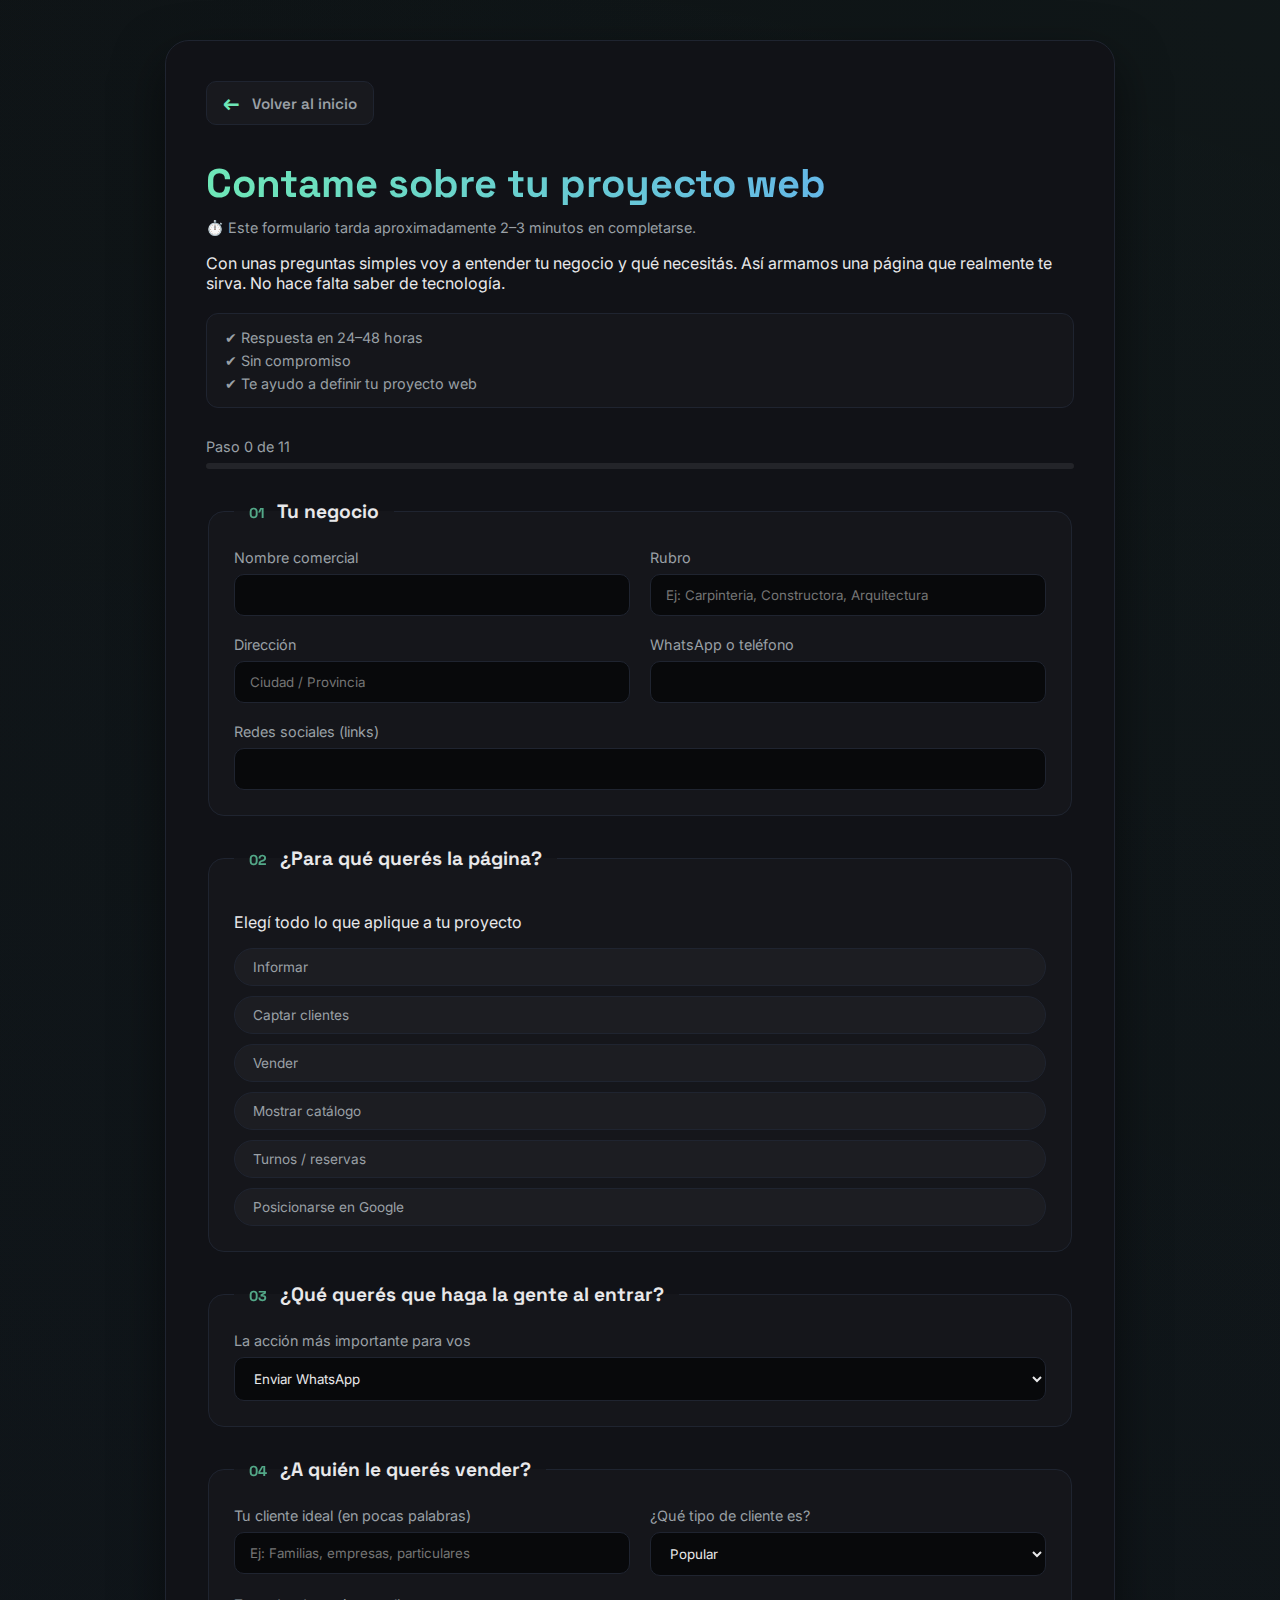
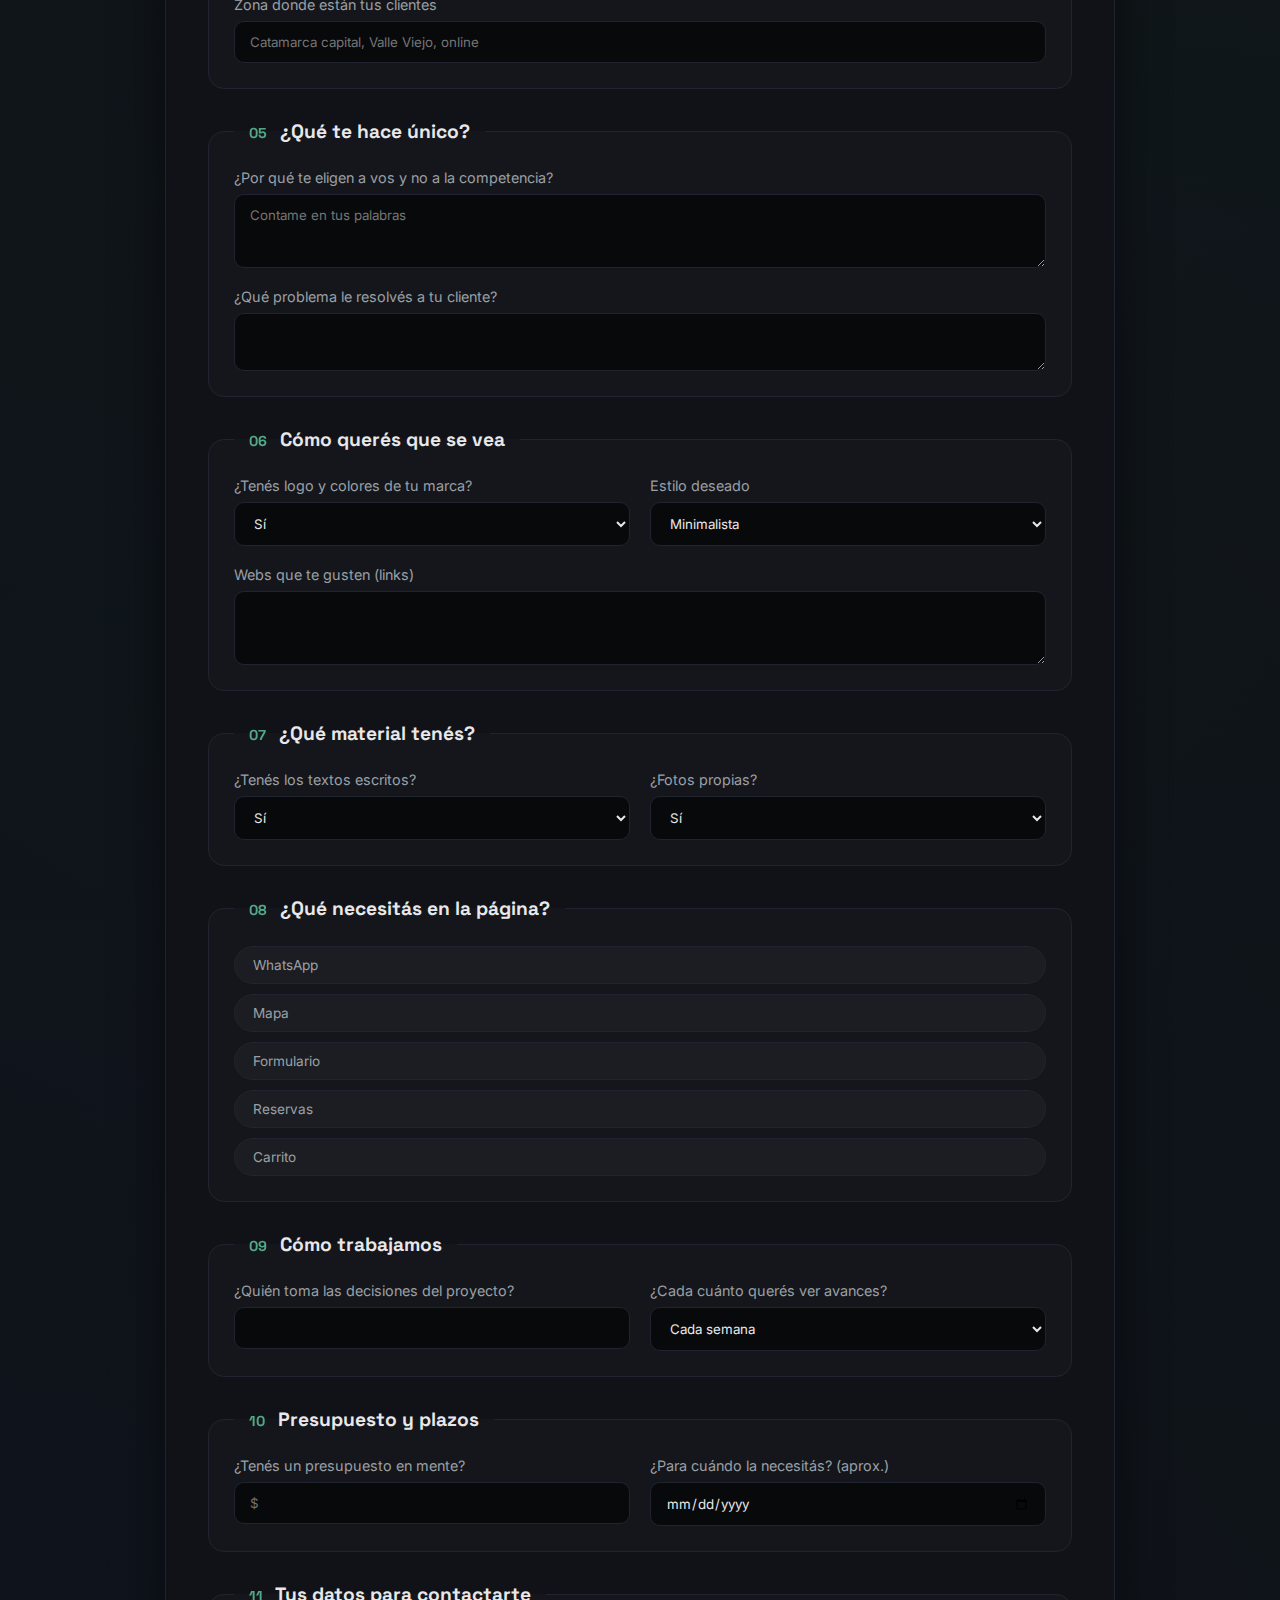
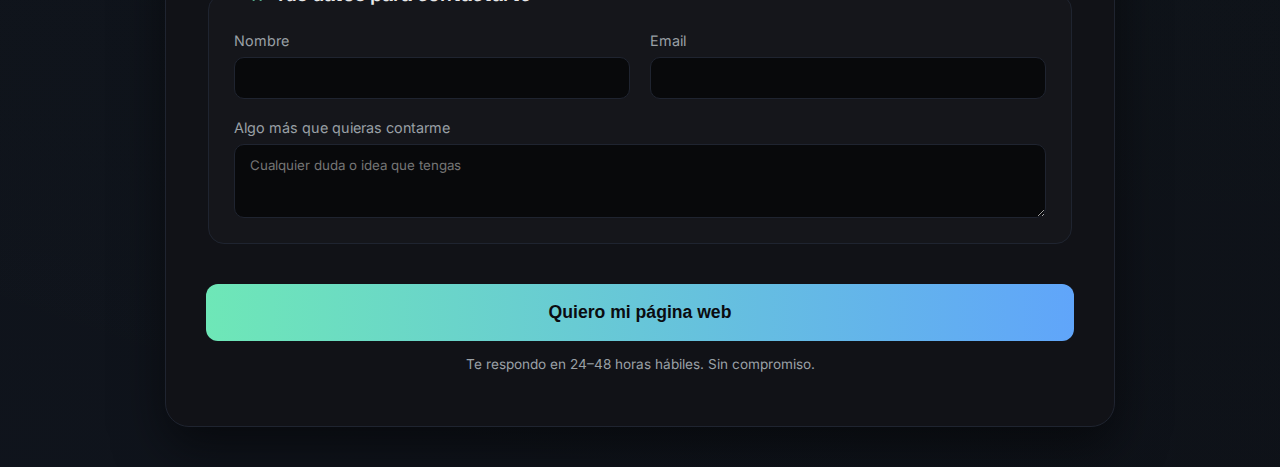
<file: contrato.html>
<!DOCTYPE html>
<html lang="es">
<head>
  <meta charset="utf-8">
  <meta name="viewport" content="width=device-width, initial-scale=1">
  <title>Contame sobre tu proyecto web | JereDev</title>
  <link href="https://fonts.googleapis.com/css2?family=Space+Grotesk:wght@500;700&family=Inter:wght@400;600&display=swap" rel="stylesheet">
</head>
<body>
  <button type="button" class="Btn" aria-label="Back to top">
    <svg height="1.2em" class="arrow" viewBox="0 0 512 512" aria-hidden="true">
      <path d="M233.4 105.4c12.5-12.5 32.8-12.5 45.3 0l192 192c12.5 12.5 12.5 32.8 0 45.3s-32.8 12.5-45.3 0L256 173.3 86.6 342.6c-12.5 12.5-32.8 12.5-45.3 0s-12.5-32.8 0-45.3l192-192z"></path>
    </svg>
    <p class="text">Back to Top</p>
  </button>
<section class="contact-wrap">
  <div class="container">

    <!-- HEADER -->
    <header class="head">
      <div class="back-wrap">
        <a class="btn-back" href="index.html">
          <span class="arrow">←</span>
          <span class="text">Volver al inicio</span>
        </a>
      </div>

      <h2>Contame sobre tu proyecto web</h2>
      <p class="form-time">
        ⏱️ Este formulario tarda aproximadamente
        <span class="no-break">2–3 minutos</span>
        en completarse.
      </p>
      <p>
        Con unas preguntas simples voy a entender tu negocio y qué necesitás.
        Así armamos una página que realmente te sirva. No hace falta saber de tecnología.
      </p>
    </header>

    <div class="trust-block">
      <p>✔ Respuesta en 24–48 horas</p>
      <p>✔ Sin compromiso</p>
      <p>✔ Te ayudo a definir tu proyecto web</p>
    </div>

    <div class="form-progress">
      <div class="progress-info">
        <span id="progress-step">Paso 1 de 11 — Tu negocio</span>
      </div>
      <div class="progress-bar">
        <div class="progress-fill" id="progress-fill"></div>
      </div>
    </div>

    <!-- FORM -->
    <form action="https://formspree.io/f/mblzjnep" method="POST">
      <input type="hidden" name="_subject" value="Solicitud de página web">
      <input type="text" name="_gotcha" style="display:none">

      <!-- 01 NEGOCIO -->
      <fieldset>
        <legend><span>01</span> Tu negocio</legend>
        <div class="grid">
          <label>Nombre comercial
            <input type="text" name="nombre_comercial" required>
          </label>
          <label>Rubro
            <input type="text" name="rubro" required placeholder="Ej: Carpinteria, Constructora, Arquitectura">
          </label>
          <label>Dirección
            <input type="text" name="direccion" placeholder="Ciudad / Provincia">
          </label>
          <label>WhatsApp o teléfono
            <input type="text" name="telefono">
          </label>
          <label class="col-2">Redes sociales (links)
            <input type="text" name="redes">
          </label>
        </div>
      </fieldset>

      <!-- 02 OBJETIVO -->
      <fieldset>
        <legend><span>02</span> ¿Para qué querés la página?</legend>
        <p class="field-info">Elegí todo lo que aplique a tu proyecto</p>
        <div class="chips">
          <label><input type="checkbox" name="objetivo" value="Informar"><span>Informar</span></label>
          <label><input type="checkbox" name="objetivo" value="Captar clientes"><span>Captar clientes</span></label>
          <label><input type="checkbox" name="objetivo" value="Vender"><span>Vender</span></label>
          <label><input type="checkbox" name="objetivo" value="Catálogo"><span>Mostrar catálogo</span></label>
          <label><input type="checkbox" name="objetivo" value="Reservas"><span>Turnos / reservas</span></label>
          <label><input type="checkbox" name="objetivo" value="SEO"><span>Posicionarse en Google</span></label>
        </div>
      </fieldset>

      <!-- 03 CONVERSIÓN -->
      <fieldset>
        <legend><span>03</span> ¿Qué querés que haga la gente al entrar?</legend>
        <div class="grid">
          <label class="col-2">La acción más importante para vos
            <select name="accion_principal">
              <option>Enviar WhatsApp</option>
              <option>Pedir presupuesto</option>
              <option>Reservar turno</option>
              <option>Comprar</option>
              <option>Conocer la empresa</option>
            </select>
          </label>
        </div>
      </fieldset>

      <!-- 04 CLIENTE IDEAL -->
      <fieldset>
        <legend><span>04</span> ¿A quién le querés vender?</legend>
        <div class="grid">
          <label>Tu cliente ideal (en pocas palabras)
            <input type="text" name="publico_objetivo" placeholder="Ej: Familias, empresas, particulares">
          </label>
          <label>¿Qué tipo de cliente es?
            <select name="nivel_cliente">
              <option>Popular</option>
              <option>Clase media</option>
              <option>Premium</option>
              <option>Mixto</option>
            </select>
          </label>
          <label class="col-2">Zona donde están tus clientes
            <input type="text" name="zona_clientes" placeholder="Catamarca capital, Valle Viejo, online">
          </label>
        </div>
      </fieldset>

      <!-- 05 DIFERENCIAL -->
      <fieldset>
        <legend><span>05</span> ¿Qué te hace único?</legend>
        <div class="grid">
          <label class="col-2">¿Por qué te eligen a vos y no a la competencia?
            <textarea name="diferencial" rows="3" placeholder="Contame en tus palabras"></textarea>
          </label>
          <label class="col-2">¿Qué problema le resolvés a tu cliente?
            <textarea name="problema" rows="2"></textarea>
          </label>
        </div>
      </fieldset>

      <!-- 06 IDENTIDAD -->
      <fieldset>
        <legend><span>06</span> Cómo querés que se vea</legend>
        <div class="grid">
          <label>¿Tenés logo y colores de tu marca?
            <select name="branding">
              <option>Sí</option>
              <option>No</option>
            </select>
          </label>
          <label>Estilo deseado
            <select name="estilo">
              <option>Minimalista</option>
              <option>Moderno</option>
              <option>Corporativo</option>
              <option>Visual / impactante</option>
              <option>No lo sé</option>
            </select>
          </label>
          <label class="col-2">Webs que te gusten (links)
            <textarea name="referencias" rows="3"></textarea>
          </label>
        </div>
      </fieldset>

      <!-- 07 CONTENIDO -->
      <fieldset>
        <legend><span>07</span> ¿Qué material tenés?</legend>
        <div class="grid">
          <label>¿Tenés los textos escritos?
            <select name="textos">
              <option>Sí</option>
              <option>Parcial</option>
              <option>No</option>
            </select>
          </label>
          <label>¿Fotos propias?
            <select name="fotos">
              <option>Sí</option>
              <option>Algunas</option>
              <option>No</option>
            </select>
          </label>
        </div>
      </fieldset>

      <!-- 08 FUNCIONALIDADES -->
      <fieldset>
        <legend><span>08</span> ¿Qué necesitás en la página?</legend>
        <div class="chips">
          <label><input type="checkbox" name="funcionalidad" value="WhatsApp"><span>WhatsApp</span></label>
          <label><input type="checkbox" name="funcionalidad" value="Mapa"><span>Mapa</span></label>
          <label><input type="checkbox" name="funcionalidad" value="Formulario"><span>Formulario</span></label>
          <label><input type="checkbox" name="funcionalidad" value="Reservas"><span>Reservas</span></label>
          <label><input type="checkbox" name="funcionalidad" value="Carrito"><span>Carrito</span></label>
        </div>
      </fieldset>

      <!-- 09 ORGANIZACIÓN -->
      <fieldset>
        <legend><span>09</span> Cómo trabajamos</legend>
        <div class="grid">
          <label>¿Quién toma las decisiones del proyecto?
            <input type="text" name="aprobador">
          </label>
          <label>¿Cada cuánto querés ver avances?
            <select name="revision">
              <option>Cada semana</option>
              <option>Por etapas (cuando termino cada parte)</option>
              <option>Revisión solo al final</option>
            </select>
          </label>
        </div>
      </fieldset>

      <!-- 10 INVERSIÓN -->
      <fieldset>
        <legend><span>10</span> Presupuesto y plazos</legend>
        <div class="grid">
          <label>¿Tenés un presupuesto en mente?
            <input type="text" name="presupuesto" placeholder="$">
          </label>
          <label>¿Para cuándo la necesitás? (aprox.)
            <input type="date" name="fecha">
          </label>
        </div>
      </fieldset>

      <!-- 11 CONTACTO -->
      <fieldset>
        <legend><span>11</span> Tus datos para contactarte</legend>
        <div class="grid">
          <label>Nombre
            <input type="text" name="nombre" required>
          </label>
          <label>Email
            <input type="email" name="email" required>
          </label>
          <label class="col-2">Algo más que quieras contarme
            <textarea name="mensaje" rows="3" placeholder="Cualquier duda o idea que tengas"></textarea>
          </label>
        </div>
      </fieldset>

      <div class="actions">
        <button type="submit" class="btn-submit">Quiero mi página web</button>
        <p class="form-note">Te respondo en 24–48 horas hábiles. Sin compromiso.</p>
      </div>

    </form>
  </div>
</section>
<style>

:root {
  --bg: #0b0c10;
  --surface: #111217;
  --primary: #6ee7b7;
  --accent: #60a5fa;
  --border: #1f2430;
  --text: #e8e8ea;
  --muted: #9aa0a6;
  --radius: 16px;
}

body {
  background: var(--bg);
  color: var(--text);
  font-family: 'Inter', sans-serif;
  margin: 0;
}

/* 1. Reducimos el espacio que el fondo le roba al formulario */
.contact-wrap {
  padding: 40px 10px; /* Reducimos de 60px/20px a 40px/10px */
  background: radial-gradient(circle at top right, rgba(110, 231, 183, 0.05), transparent),
              radial-gradient(circle at bottom left, rgba(96, 165, 250, 0.05), transparent);
  width: 100%;
  box-sizing: border-box;
}


.container {
  max-width: 1200px; /* Lo hacemos aún más ancho si la pantalla lo permite */
  width: 98%;       /* Que ocupe casi el 100% del ancho disponible en móviles */
  margin: 0 auto;
  
  /* Ajustamos el padding interno: más arriba/abajo, menos a los lados en pantallas grandes */
  padding: 50px 40px; 
  
  box-sizing: border-box;
  background: var(--surface);
  border: 1px solid var(--border);
  border-radius: 28px;
}


@media (max-width: 768px) {
  .contact-wrap {
    padding: 20px 5px; /* Casi nada de margen externo en celular */
  }

  .container {
    width: 100%;       /* El formulario toca casi los bordes de la pantalla */
    padding: 30px 15px; /* Reducimos el padding interno para que las preguntas no se vean finitas */
    border-radius: 15px; /* Menos redondeado para ganar píxeles de ancho */
    border-left: none;  /* Opcional: quitar bordes laterales para ganar espacio */
    border-right: none;
  }
  
  .grid {
    gap: 15px; /* Menos espacio entre campos para que todo quepa */
  }
}
/* HEADER */
.head h2 {
  font-family: 'Space Grotesk', sans-serif;
  font-size: 2.5rem;
  margin-bottom: 10px;
  background: linear-gradient(90deg, var(--primary), var(--accent));
  -webkit-background-clip: text;
  background-clip: text;
  color: transparent;
}

.btn-back {
  text-decoration: none;
  color: var(--muted);
  font-size: 0.9rem;
  transition: color 0.3s;
}
.btn-back:hover { color: var(--primary); }

.form-time {
  color: var(--muted);
  font-size: 0.9rem;
  margin: 0 0 12px 0;
}
.no-break {
  white-space: nowrap;
}

.trust-block {
  margin: 20px 0 30px 0;
  padding: 15px 18px;
  border: 1px solid var(--border);
  border-radius: 12px;
  background: rgba(255,255,255,0.02);
  color: var(--muted);
  font-size: 0.9rem;
  display: flex;
  flex-direction: column;
  gap: 6px;
}

.trust-block p { margin: 0; }

.form-progress {
  margin: 30px 0;
}
.progress-info {
  font-size: 0.9rem;
  color: var(--muted);
  margin-bottom: 8px;
}
.progress-bar {
  width: 100%;
  height: 6px;
  background: rgba(255,255,255,0.08);
  border-radius: 50px;
  overflow: hidden;
}
.progress-fill {
  height: 100%;
  width: 0%;
  background: linear-gradient(90deg, var(--primary), var(--accent));
  transition: width 0.3s ease;
}

.disclaimer {
  background: rgba(110, 231, 183, 0.1);
  padding: 12px;
  border-radius: 10px;
  color: var(--primary);
  font-size: 0.9rem;
  margin: 20px 0;
  border: 1px dashed var(--primary);
}

/* FORMULARIO Y FIELDSETS */
fieldset {
  border: 1px solid var(--border);
  border-radius: var(--radius);
  padding: 25px;
  margin-bottom: 30px;
  background: rgba(255,255,255,0.02);
  transition: transform 0.3s, border-color 0.3s;
}
fieldset:hover {
  border-color: rgba(110, 231, 183, 0.3);
}

legend {
  font-family: 'Space Grotesk', sans-serif;
  font-weight: 700;
  padding: 0 15px;
  color: var(--text);
  font-size: 1.2rem;
}
legend span {
  color: var(--primary);
  margin-right: 8px;
  font-size: 0.9rem;
  opacity: 0.7;
}

/* INPUTS */
.grid {
  display: grid;
  grid-template-columns: 1fr 1fr;
  gap: 20px;
}
.col-2 { grid-column: span 2; }

label {
  display: flex;
  flex-direction: column;
  gap: 8px;
  font-size: 0.9rem;
  color: var(--muted);
}

input, textarea, select {
  background: #08090b;
  border: 1px solid var(--border);
  border-radius: 10px;
  padding: 12px 15px;
  color: var(--text);
  font-family: inherit;
  transition: all 0.3s;
}

input:focus, textarea:focus {
  outline: none;
  border-color: var(--accent);
  box-shadow: 0 0 10px rgba(96, 165, 250, 0.2);
}

/* CHIPS */
.chips {
  display: flex;
  flex-wrap: wrap;
  gap: 10px;
}
.chips input { display: none; }
.chips span {
  padding: 10px 18px;
  border: 1px solid var(--border);
  border-radius: 50px;
  font-size: 0.85rem;
  cursor: pointer;
  transition: all 0.3s;
  background: rgba(255,255,255,0.03);
}
.chips input:checked + span {
  background: var(--primary);
  color: #000;
  font-weight: 600;
  border-color: var(--primary);
  box-shadow: 0 0 15px var(--primary);
}

/* BOTÓN ENVIAR (BRILLANTE) */
.btn-submit {
  background: linear-gradient(90deg, var(--primary), var(--accent));
  color: #0b0c10;
  border: none;
  padding: 18px 35px;
  border-radius: 12px;
  font-weight: 700;
  font-size: 1.1rem;
  cursor: pointer;
  transition: transform 0.3s, box-shadow 0.3s;
  width: 100%;
}
.btn-submit:hover {
  transform: translateY(-3px);
  box-shadow: 0 10px 25px rgba(110, 231, 183, 0.4);
}

.actions {
  text-align: center;
  margin-top: 40px;
}
.form-note {
  margin-top: 15px;
  font-size: 0.85rem;
  color: var(--muted);
}

@media (max-width: 600px) {
  .grid { grid-template-columns: 1fr; }
  .col-2 { grid-column: span 1; }
  .container { padding: 20px; }
  .head h2 { font-size: 1.8rem; }
}
/* CONTENEDOR DEL BOTÓN */
.back-wrap {
  margin-bottom: 25px;
}

.btn-back {
  display: inline-flex;
  align-items: center;
  gap: 12px;
  text-decoration: none;
  color: var(--muted);
  font-family: 'Space Grotesk', sans-serif;
  font-weight: 600;
  font-size: 0.95rem;
  padding: 8px 16px;
  border-radius: 10px;
  background: rgba(255, 255, 255, 0.03);
  border: 1px solid var(--border);
  transition: all 0.4s cubic-bezier(0.175, 0.885, 0.32, 1.275);
  position: relative;
  overflow: hidden;
}

/* LA FLECHA ANIMADA */
.btn-back .arrow {
  display: inline-block;
  color: var(--primary);
  font-size: 1.2rem;
  transition: transform 0.3s ease;
}

/* EFECTO HOVER */
.btn-back:hover {
  color: var(--text);
  background: rgba(110, 231, 183, 0.08); /* Un toque del color primary */
  border-color: var(--primary);
  transform: translateX(-5px); /* El botón entero se desplaza un poco */
  box-shadow: -5px 0 15px rgba(110, 231, 183, 0.15);
}

.btn-back:hover .arrow {
  animation: arrowBounce 0.8s infinite;
}

/* LÍNEA DECORATIVA QUE APARECE ABAJO */
.btn-back::after {
  content: "";
  position: absolute;
  bottom: 0;
  left: 0;
  width: 0;
  height: 2px;
  background: linear-gradient(90deg, var(--primary), var(--accent));
  transition: width 0.3s ease;
}

.btn-back:hover::after {
  width: 100%;
}
/* Seleccionamos específicamente el span de la flecha */
.btn-back .arrow {
  display: inline-block;
  color: var(--primary);
  font-size: 1.3rem;
  font-weight: bold;
  
  /* Aplicamos la animación: nombre | duración | modo | infinito */
  animation: arrowIndicate 1.5s ease-in-out infinite;
}

/* Creamos el movimiento de vaivén hacia la izquierda */
@keyframes arrowIndicate {
  0%, 100% {
    transform: translateX(0);
    opacity: 1;
  }
  50% {
    transform: translateX(-6px); /* Se desplaza a la izquierda */
    opacity: 0.7; /* Un leve parpadeo para darle más vida */
  }
}

/* Opcional: Cuando el usuario pone el mouse, la animación se vuelve más rápida */
.btn-back:hover .arrow {
  animation: arrowIndicate 0.6s ease-in-out infinite;
  color: var(--accent); /* Cambia de color al pasar el mouse */
}
/* ANIMACIÓN DE LA FLECHA */
@keyframes arrowBounce {
  0%, 100% { transform: translateX(0); }
  50% { transform: translateX(-4px); }
}
/* --- MEJORAS DE TAMAÑO GENERAL Y RESPONSIVIDAD --- */

.container {
  max-width: 950px; /* Un poco más ancho para pantallas grandes */
  width: 95%;      /* Para que no toque los bordes del móvil */
  margin: 0 auto;
  background: var(--surface);
  border: 1px solid var(--border);
  border-radius: 24px;
  padding: 40px;
  box-shadow: 0 20px 50px rgba(0,0,0,0.5);
  box-sizing: border-box; /* Fundamental para que el padding no rompa el ancho */
}

/* --- CORRECCIÓN DEL DESFASE EN MÓVIL (iPhone 12 Pro / 390px) --- */

.grid {
  display: grid;
  grid-template-columns: repeat(2, 1fr); /* Por defecto 2 columnas */
  gap: 20px;
}

/* Forzamos que en pantallas menores a 768px todo sea 1 sola columna */
@media (max-width: 768px) {
  .container {
    padding: 25px 15px; /* Reducimos padding interno para ganar espacio */
    width: 92%;
  }

  .grid {
    grid-template-columns: 1fr !important; /* Una sola columna real */
    gap: 15px;
  }

  .grid > label, 
  .grid > .col-2, 
  .special-box .grid > label {
    grid-column: span 1 !important; /* Reset de cualquier expansión */
  }

  .head h2 {
    font-size: 1.8rem; /* Título un poco más pequeño en móvil para que no rompa */
  }

  /* Ajuste para que los inputs no se salgan */
  input, textarea, select {
    width: 100%; 
    box-sizing: border-box;
  }

  /* Los chips pueden apretarse mucho, les damos más aire */
  .chips {
    gap: 8px;
  }
  
  .chips span {
    padding: 8px 14px;
    font-size: 0.8rem;
  }
}

/* Aseguramos que el label no se corte */
label {
  width: 100%;
  display: flex;
  flex-direction: column;
  word-wrap: break-word; /* Evita que el texto largo desdfase la caja */
}

/* Scroll to Top (Back to Top button) */
button.Btn {
  width: 45px;
  height: 45px;
  background: linear-gradient(#44ea76, #39fad7);
  display: flex;
  align-items: center;
  justify-content: center;
  border-radius: 50%;
  cursor: pointer;
  position: fixed;
  bottom: 24px;
  right: 24px;
  border: none;
  z-index: 99999;
  opacity: 0;
  pointer-events: none;
  transition: opacity 0.3s ease;
}
button.Btn.visible {
  opacity: 1 !important;
  pointer-events: auto !important;
}
button.Btn .arrow path {
  fill: white;
}
button.Btn .text {
  font-size: 0.7em;
  width: 100px;
  position: absolute;
  color: white;
  display: flex;
  align-items: center;
  justify-content: center;
  bottom: -18px;
  opacity: 0;
  transition-duration: 0.7s;
}
button.Btn:hover .text {
  opacity: 1;
}
button.Btn:hover .arrow {
  animation: slide-in-bottom 0.7s cubic-bezier(0.250, 0.460, 0.450, 0.940) both;
}
@keyframes slide-in-bottom {
  0% {
    transform: translateY(10px);
    opacity: 0;
  }
  100% {
    transform: translateY(0);
    opacity: 1;
  }
}
</style>
<script>
(function(){
  function getScrollTop() {
    return window.pageYOffset ||
      document.documentElement.scrollTop ||
      document.body.scrollTop ||
      0;
  }
  function getScrollTopParent() {
    try {
      if (window !== window.top) {
        var p = window.parent;
        return p.pageYOffset || p.document.documentElement.scrollTop || p.document.body.scrollTop || 0;
      }
    } catch (e) {}
    return 0;
  }
  function findScrollContainer() {
    var main = document.querySelector("main");
    if (main) {
      var cs = document.defaultView.getComputedStyle(main);
      var ov = cs.overflowY || cs.overflow;
      if (ov === "auto" || ov === "scroll" || ov === "overlay") return main;
    }
    for (var i = 0; i < document.body.children.length; i++) {
      var el = document.body.children[i];
      if (el.tagName === "SCRIPT" || el.tagName === "STYLE") continue;
      if (el.classList && el.classList.contains("Btn")) continue;
      var cs = document.defaultView.getComputedStyle(el);
      var ov = cs.overflowY || cs.overflow;
      if ((ov === "auto" || ov === "scroll" || ov === "overlay") && el.scrollHeight > el.clientHeight)
        return el;
    }
    return document.scrollingElement || document.documentElement;
  }
  var scrollContainer = findScrollContainer();
  var isWindowScroll = !scrollContainer || scrollContainer === document.documentElement || scrollContainer === document.body;
  function getScrollTopFromContainer() {
    if (isWindowScroll) return getScrollTop();
    return scrollContainer.scrollTop || 0;
  }
  function updateBtn() {
    var btn = document.querySelector(".Btn");
    if (!btn) return;
    var scrollTop = Math.max(
      getScrollTop(),
      getScrollTopFromContainer(),
      getScrollTopParent()
    );
    if (scrollTop > 80) btn.classList.add("visible");
    else btn.classList.remove("visible");
  }
  function scrollToTop() {
    try {
      if (window !== window.top) window.parent.scrollTo({ top: 0, behavior: "smooth" });
    } catch (e) {}
    if (!isWindowScroll && scrollContainer && scrollContainer.scrollTo) scrollContainer.scrollTo({ top: 0, behavior: "smooth" });
    window.scrollTo({ top: 0, behavior: "smooth" });
  }
  var btn = document.querySelector(".Btn");
  if (!btn) return;
  window.addEventListener("scroll", updateBtn, { passive: true });
  if (scrollContainer && scrollContainer !== document.documentElement && scrollContainer.addEventListener) {
    scrollContainer.addEventListener("scroll", updateBtn, { passive: true });
  }
  document.addEventListener("scroll", updateBtn, { passive: true });
  try {
    if (window !== window.top) window.parent.addEventListener("scroll", updateBtn, { passive: true });
  } catch (e) {}
  btn.addEventListener("click", scrollToTop);
  updateBtn();
})();
</script>
<script>
const fieldsets = document.querySelectorAll("form fieldset");
const progressFill = document.getElementById("progress-fill");
const progressStep = document.getElementById("progress-step");

function updateProgress(){
  let current = 0;

  fieldsets.forEach((fs, index) => {
    const rect = fs.getBoundingClientRect();

    if(rect.top < window.innerHeight * 0.5){
      current = index + 1;
    }
  });

  const percent = (current / fieldsets.length) * 100;

  progressFill.style.width = percent + "%";

  const legend = fieldsets[current - 1] ? fieldsets[current - 1].querySelector("legend") : null;
  const sectionTitle = legend
    ? legend.textContent.replace(/^\d+\s*/, "").trim()
    : "";
  progressStep.textContent =
    "Paso " + current + " de " + fieldsets.length + (sectionTitle ? " — " + sectionTitle : "");
}

window.addEventListener("scroll", updateProgress);

updateProgress();
</script>
<script>
const form = document.querySelector("form");
const STORAGE_KEY = "briefing_form_data";

function saveFormData() {
  const formData = {};

  form.querySelectorAll("input, textarea, select").forEach(field => {

    if (field.type === "checkbox") {

      if (!formData[field.name]) {
        formData[field.name] = [];
      }

      if (field.checked) {
        formData[field.name].push(field.value);
      }

    } else {
      formData[field.name] = field.value;
    }

  });

  localStorage.setItem(STORAGE_KEY, JSON.stringify(formData));
}

function loadFormData() {

  const saved = localStorage.getItem(STORAGE_KEY);

  if (!saved) return;

  const formData = JSON.parse(saved);

  form.querySelectorAll("input, textarea, select").forEach(field => {

    if (field.type === "checkbox") {

      if (formData[field.name] && formData[field.name].includes(field.value)) {
        field.checked = true;
      }

    } else if (formData[field.name]) {
      field.value = formData[field.name];
    }

  });

}

form.addEventListener("input", saveFormData);
form.addEventListener("change", saveFormData);

form.addEventListener("submit", () => {
  localStorage.removeItem(STORAGE_KEY);
});

window.addEventListener("load", loadFormData);
</script>
</body>
</html>
</file>
